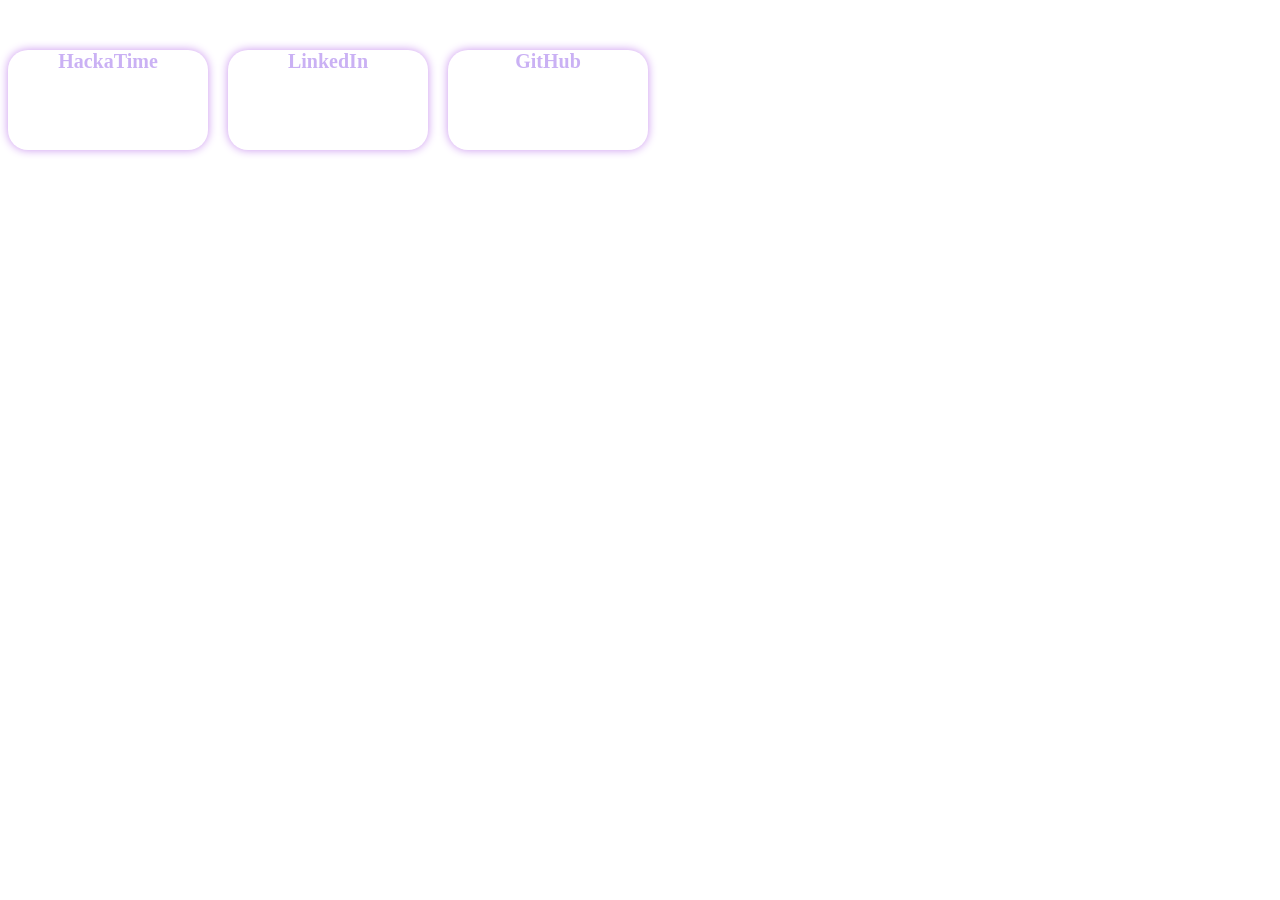
<file: Contact.html>
<!DOCTYPE html>
<html lang="en">
<head>
    <meta charset="UTF-8">
    <meta name="viewport" content="width=device-width, initial-scale=1.0">
    <title>Contact Me</title>
    <link rel="stylesheet" href="ContactStyle.css">
</head>
<body>
    <div class="ContactLinks">
        <div class="Links" target="_blank" rel = "noopener noreferrer"><a href="https://hackati.me/Hack_Girl">HackaTime</a></div>
        <div class="Links" target="_blank" rel = "noopener noreferrer"><a href="https://www.linkedin.com/in/funmilayo-oshebeyo">LinkedIn</a></div>
        <div class="Links" target="_blank" rel = "noopener noreferrer"><a href="https://github.com/Dee-24r/">GitHub</a></div>
    </div>
</body>
</html>
</file>
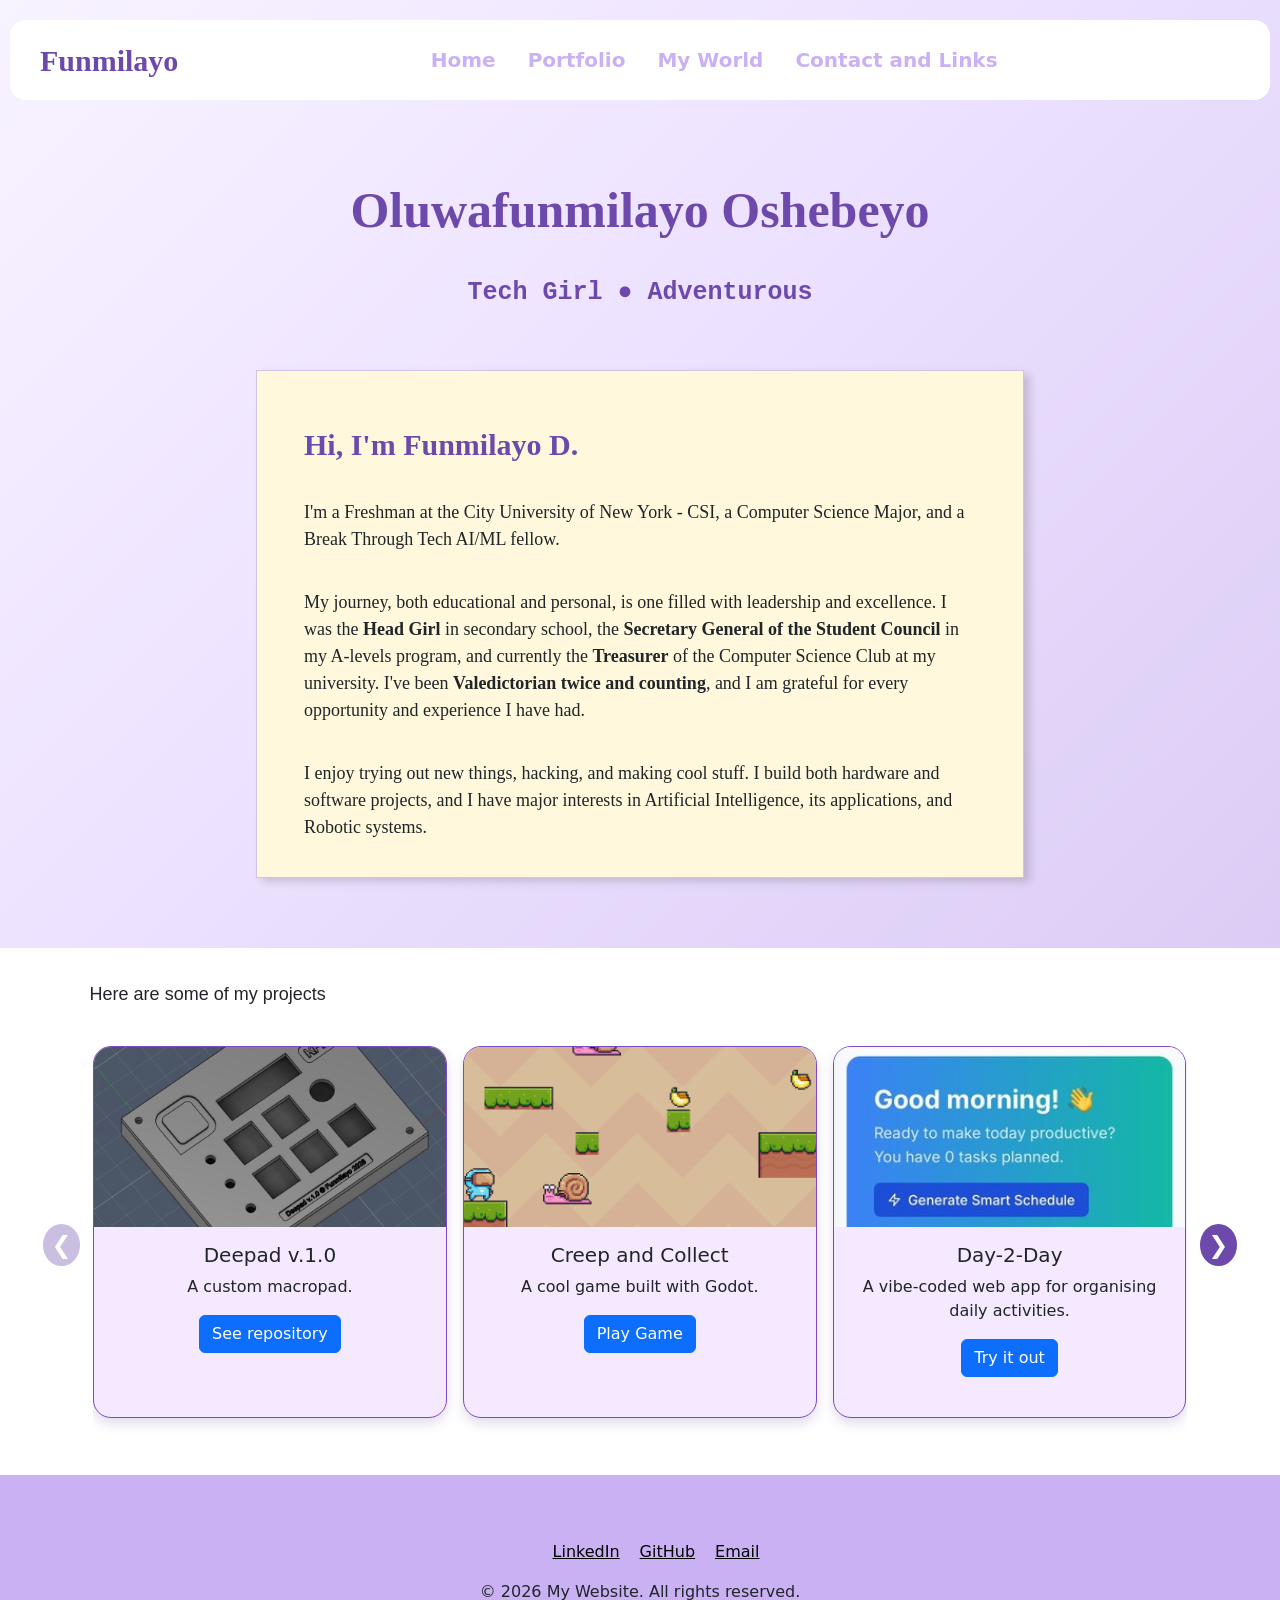
<file: pagesHTML/MyWebsite.html>
<!DOCTYPE html>
<html lang="en">
    <head>
        <meta charset="UTF-8">
        <meta name="viewport" content="width=device-width, initial-scale=1.0">
        <title>Funmilayo Oshebeyo</title>
        <link href="https://cdn.jsdelivr.net/npm/bootstrap@5.3.8/dist/css/bootstrap.min.css" rel="stylesheet" integrity="sha384-sRIl4kxILFvY47J16cr9ZwB07vP4J8+LH7qKQnuqkuIAvNWLzeN8tE5YBujZqJLB" crossorigin="anonymous">
        <link rel="stylesheet" href="../pagesCSS/MyWebsite.css">
    </head>

    <body>
        <nav class="navbar navbar-expand-lg fixed-top">
        <div class="container-fluid">

            <a class="navbar-brand" href="#">Funmilayo</a>
            <button class="navbar-toggler" type="button" data-bs-toggle="offcanvas" data-bs-target="#offcanvasNavbar" aria-controls="offcanvasNavbar" aria-label="Toggle navigation">
                <span class="navbar-toggler-icon"></span>
            </button>

            <div class="offcanvas offcanvas-end" tabindex="-1" id="offcanvasNavbar" aria-labelledby="offcanvasNavbarLabel">
                <div class="offcanvas-header">
                    <h5 class="offcanvas-title" id="offcanvasNavbarLabel">Funmilayo</h5>
                    <button type="button" class="btn-close" data-bs-dismiss="offcanvas" aria-label="Close"></button>
                </div>

                <div class="offcanvas-body">
                    <ul class="navbar-nav justify-content-center flex-grow-1 pe-3">
                        <li class="nav-item">
                            <a class="nav-link mx-lg-2" href="MyWebsite.html">Home</a>
                        </li>

                        <li class="nav-item">
                            <a class="nav-link mx-lg-2" aria-current="page" href="Portfolio.html">Portfolio</a>
                        </li>

                        <li class="nav-item">
                            <a class="nav-link mx-lg-2" href="MyWorld.html">My World</a>
                        </li>

                        <li class="nav-item">
                            <a class="nav-link mx-lg-2" href="Contact.html">Contact and Links</a>
                        </li>

                    </ul>
                </div>

            </div>
        </div>
    </nav>

    <div class="hero-section">
        <h1 class="myName">Oluwafunmilayo Oshebeyo</h1>
        <h1 id="portfText" class="typewriterText"></h1>

        <div class="notepad container">
            <h1 class="bigNoteText">Hi, I'm Funmilayo D.</h1>
            <p class="noteText">I'm a Freshman at the City University of New York - CSI, a Computer Science Major, and a Break Through Tech AI/ML fellow.</p>
            <p class="noteText">My journey, both educational and personal, is one filled with leadership and excellence. 
                I was the <span class="makeBold">Head Girl</span> in secondary school, the <span class="makeBold">Secretary General of the Student Council</span> in my A-levels program, and currently the <span class="makeBold">Treasurer</span> of the Computer Science Club at my university. 
                I've been <span class="makeBold">Valedictorian twice and counting</span>, and I am grateful for every opportunity and experience I have had.</p>
            <p class="noteText">I enjoy trying out new things, hacking, and making cool stuff. I build both hardware and software projects, and I have major interests in Artificial Intelligence, its applications, and Robotic systems.</p>
        </div>
    </div>

<!-- Let's do our poem, scrapbook (page or section), and motivation board -->

<!-- Bootstrap -->
    <div>
        <h1 class="someText">Here are some of my projects</h1>
        
        <section id="projectsCarousel" class="projects-carousel" aria-label="Project carousel">
            <button id="projectsPrev" class="leftandrightbuttons" type="button" aria-label="Previous project">&#10094;</button>

            <div class="projects-viewport">
                <div class="projects-track">

                    <div class="card project-card">
                        <img src="../images/projects/deepadCad.png" class="card-img-top" alt="Deepad cad">
                        <div class="card-body">
                            <h5 class="card-title">Deepad v.1.0</h5>
                            <p class="card-text">A custom macropad.</p>
                            <a href="https://github.com/Dee-24r/Dee-pad_clean" target="_blank" class="btn btn-primary">See repository</a>
                        </div>
                    </div>

                    <div class="card project-card">
                        <img src="../images/projects/creepAndCollect.png" class="card-img-top" alt="Creep and Collect">
                        <div class="card-body">
                            <h5 class="card-title">Creep and Collect</h5>
                            <p class="card-text">A cool game built with Godot.</p>
                            <a href="https://hack-girl.itch.io/creep-and-collect" target="_blank" class="btn btn-primary">Play Game</a>
                        </div>
                    </div>

                <div class="card project-card">
                    <img src="../images/projects/day-2-day.png" class="card-img-top" alt="Day-2-Day">
                    <div class="card-body">
                        <h5 class="card-title">Day-2-Day</h5>
                        <p class="card-text">A vibe-coded web app for organising daily activities.</p>
                        <a href="https://day-2-day.netlify.app/" target="_blank" class="btn btn-primary">Try it out</a>
                    </div>
                </div>

                <div class="card project-card">
                    <img src="../images/projects/ai-surveillance-threat-detection.png" class="card-img-top" alt="Surveillance">
                    <div class="card-body">
                        <h5 class="card-title">AI Surveillance Threat Detection</h5>
                        <p class="card-text">Simulated a threat detection system in Kaggle notebooks.</p>
                        <a href="https://www.kaggle.com/code/danielleoshebeyo/surveillance-threat-detection" target="_blank" class="btn btn-primary">See Notebook</a>
                    </div>
                </div>
                </div>
            </div>

            <button id="projectsNext" class="leftandrightbuttons" type="button" aria-label="Next project">&#10095;</button>
        </section>
    </div>

    <!-- <div class="pagesDiv"></div>

        <div class="linkToPagesBody">
            <img src="../images/cityPic.jfif" alt="Achievements" class="image">
            <div>
                <h1>Portfolio</h1>
                <h3>Achievements, Associations, and Experiences</h3>
            </div>
        </div>

        <div class="linkToPagesBody">
            <img src="../images/city.jfif" alt="My World" class="image">
            <div class="overlay-text-pages">
                <h1>My World</h1>
                <h3>Get to know me and my personal interests</h3>
            </div>
        </div>

        <div class="linkToPagesBody">
            <img src="../images/aicaricature.jpeg" alt="Scrapbook" class="image">
            <div class="overlay-text-pages">
                <h1>Scrapbook</h1>
                <h3>Recent activities</h3>
            </div>
        </div>

        <div class="linkToPagesBody">
            <img src="../images/aiPic.jpeg" alt="Contact" class="image">
            <div class="overlay-text-pages">
                <h1>Contacts and Links</h1>
                <h3>Contact me and check out my social media links</h3>
            </div>
        </div>


    </div> -->

    <footer class="footer">
        <div style="margin-top: 30px;">
            <ul class="no-decor">
                <li><a href="https://www.linkedin.com/in/funmilayo-oshebeyo" target="_blank">LinkedIn</a></li>
                    <li><a href="https://github.com/funmilayo-oshebeyo" target="_blank">GitHub</a></li>
                    <li><a href="mailto:fummyoshe@gmail.com" target="_blank">Email</a></li>
            </ul>
        </div>
        <p>&copy; 2026 My Website. All rights reserved.</p>
    </footer>


    <script src="https://cdn.jsdelivr.net/npm/bootstrap@5.3.8/dist/js/bootstrap.bundle.min.js" integrity="sha384-FKyoEForCGlyvwx9Hj09JcYn3nv7wiPVlz7YYwJrWVcXK/BmnVDxM+D2scQbITxI" crossorigin="anonymous"></script>
    <script src="../app.js"></script>
    </body>
</html>
</file>
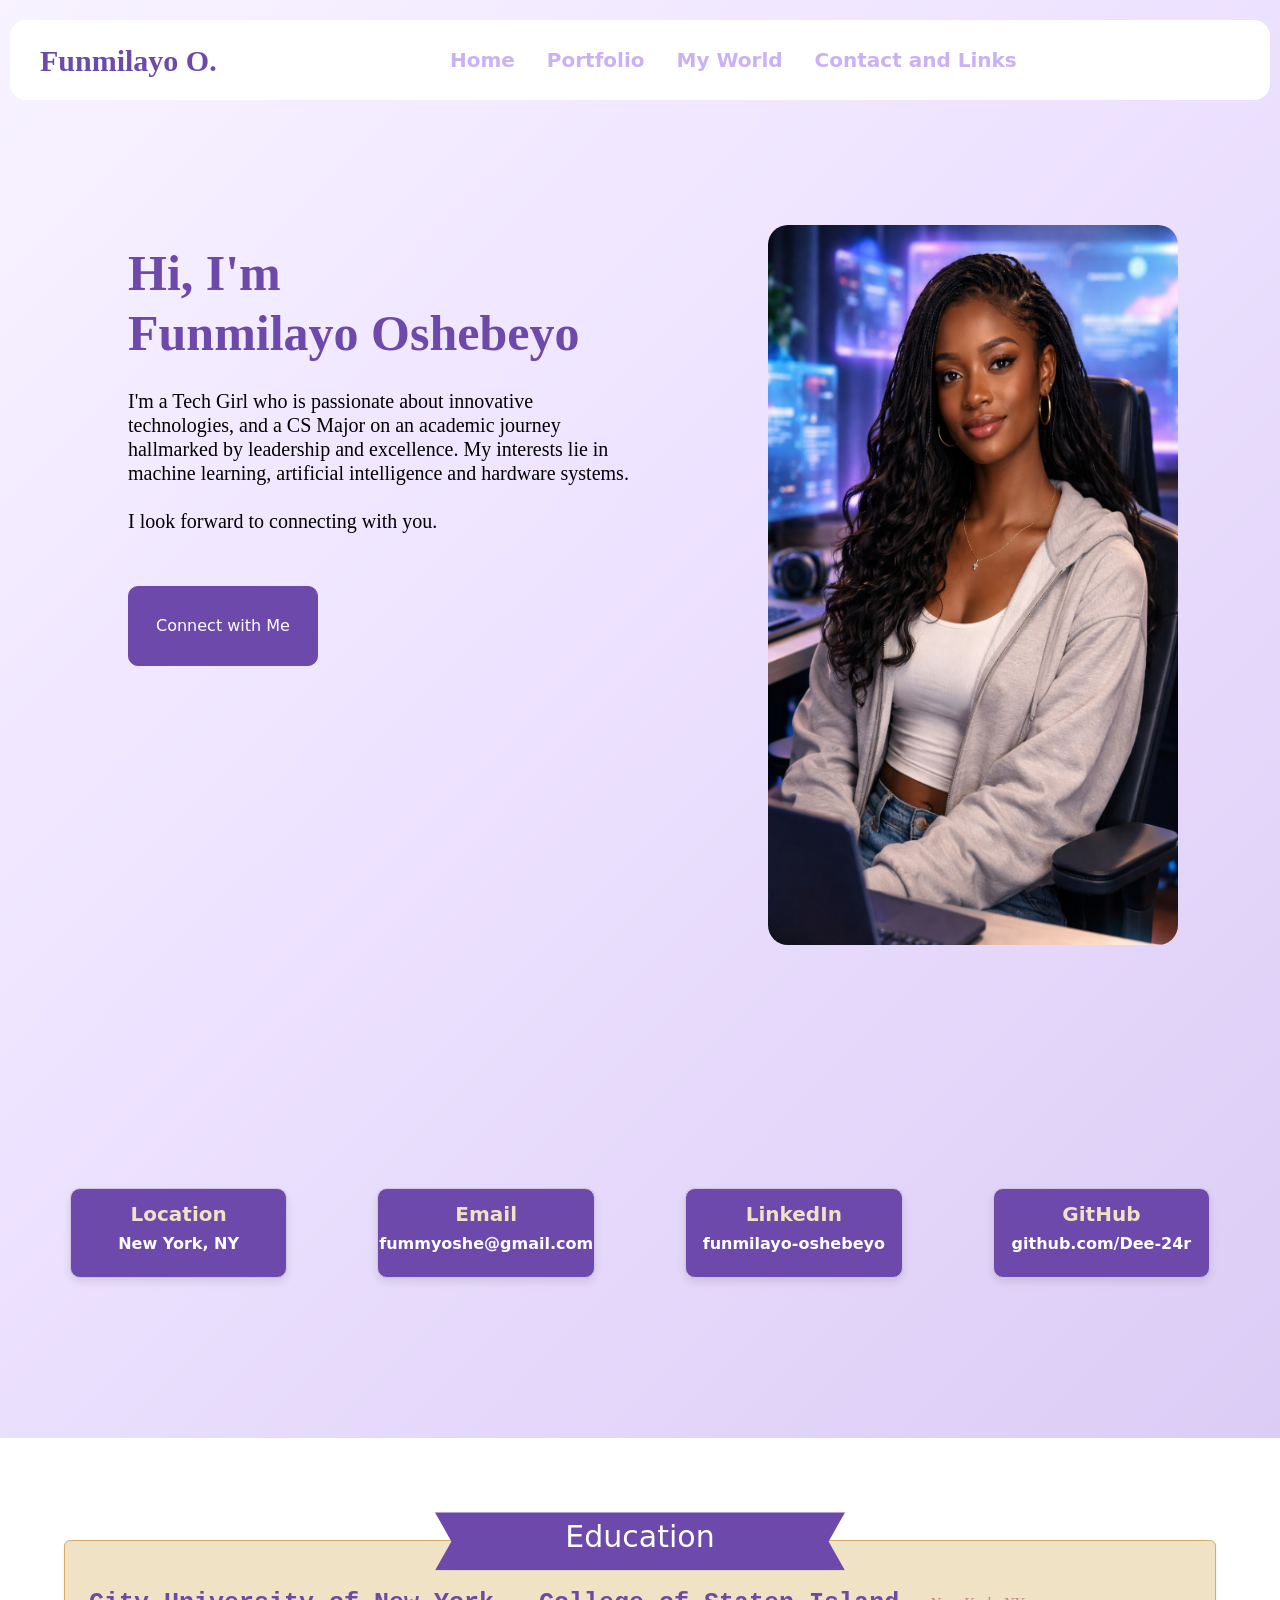
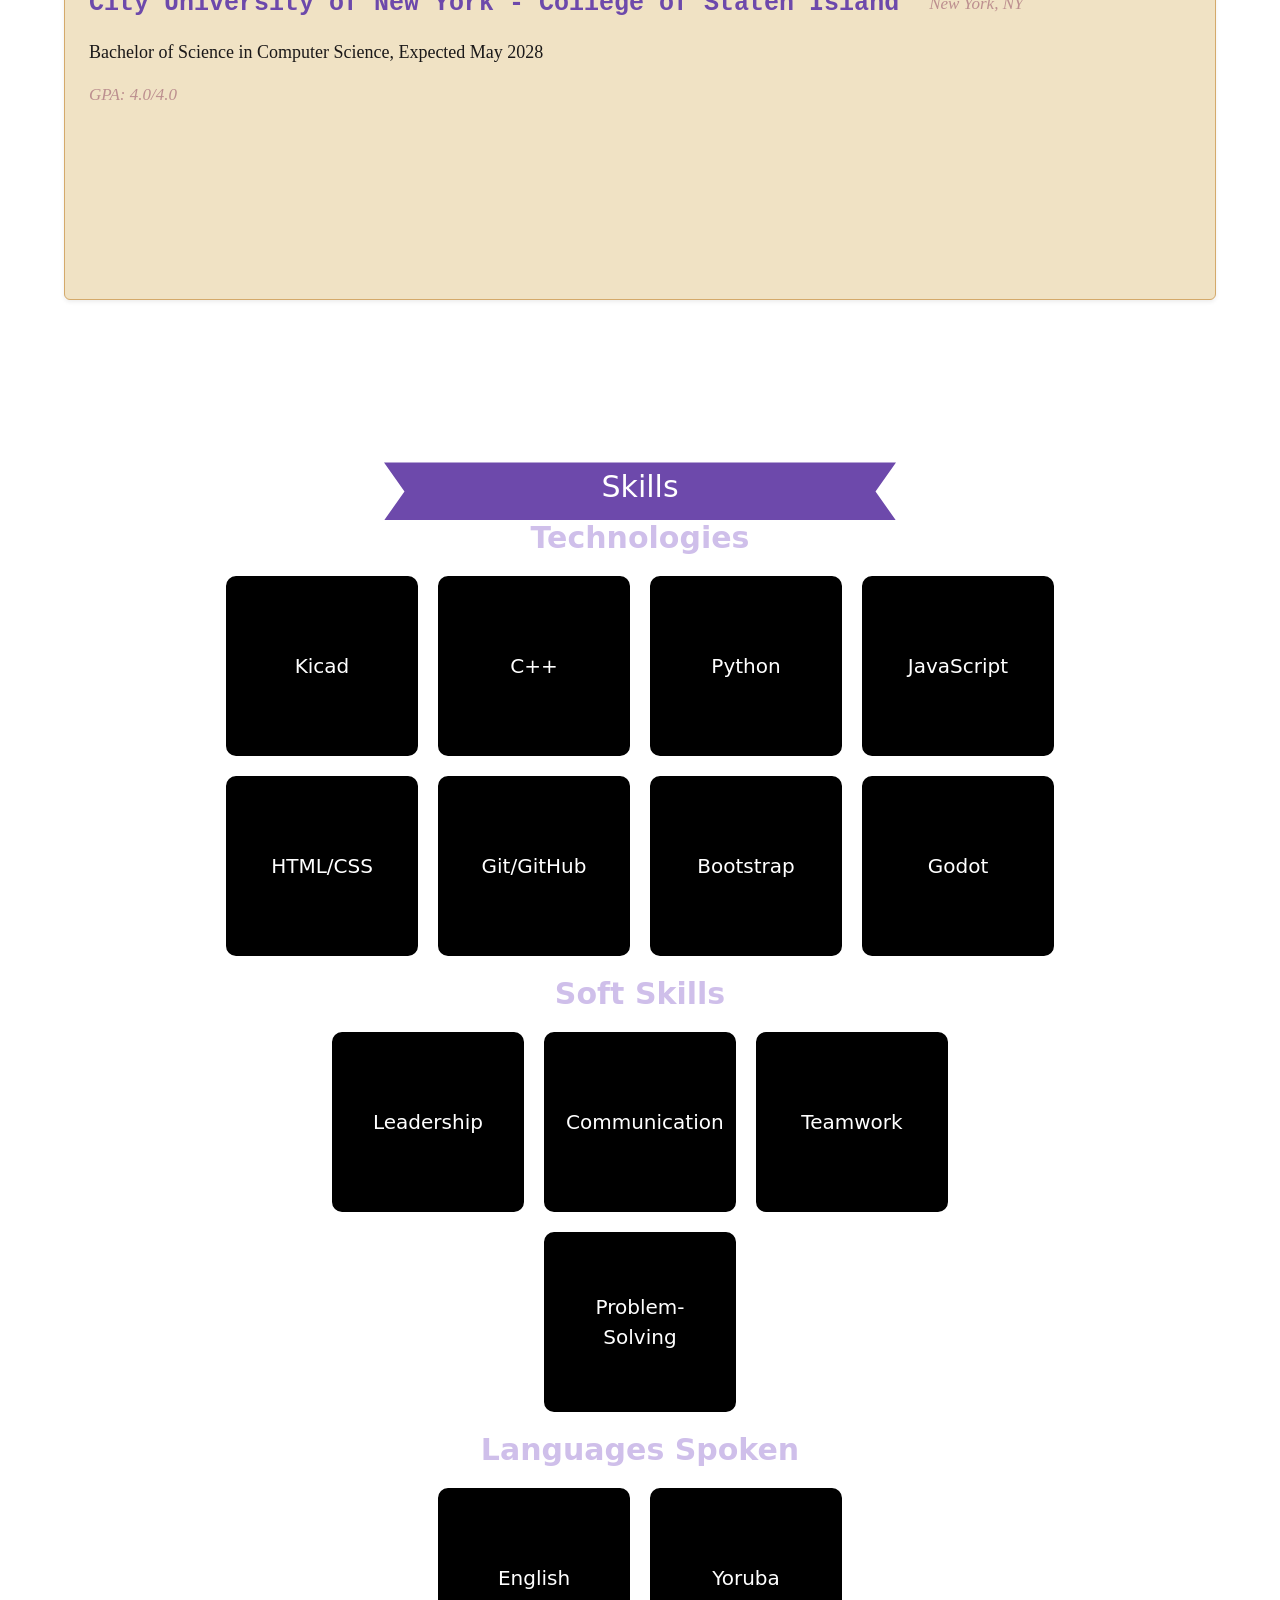
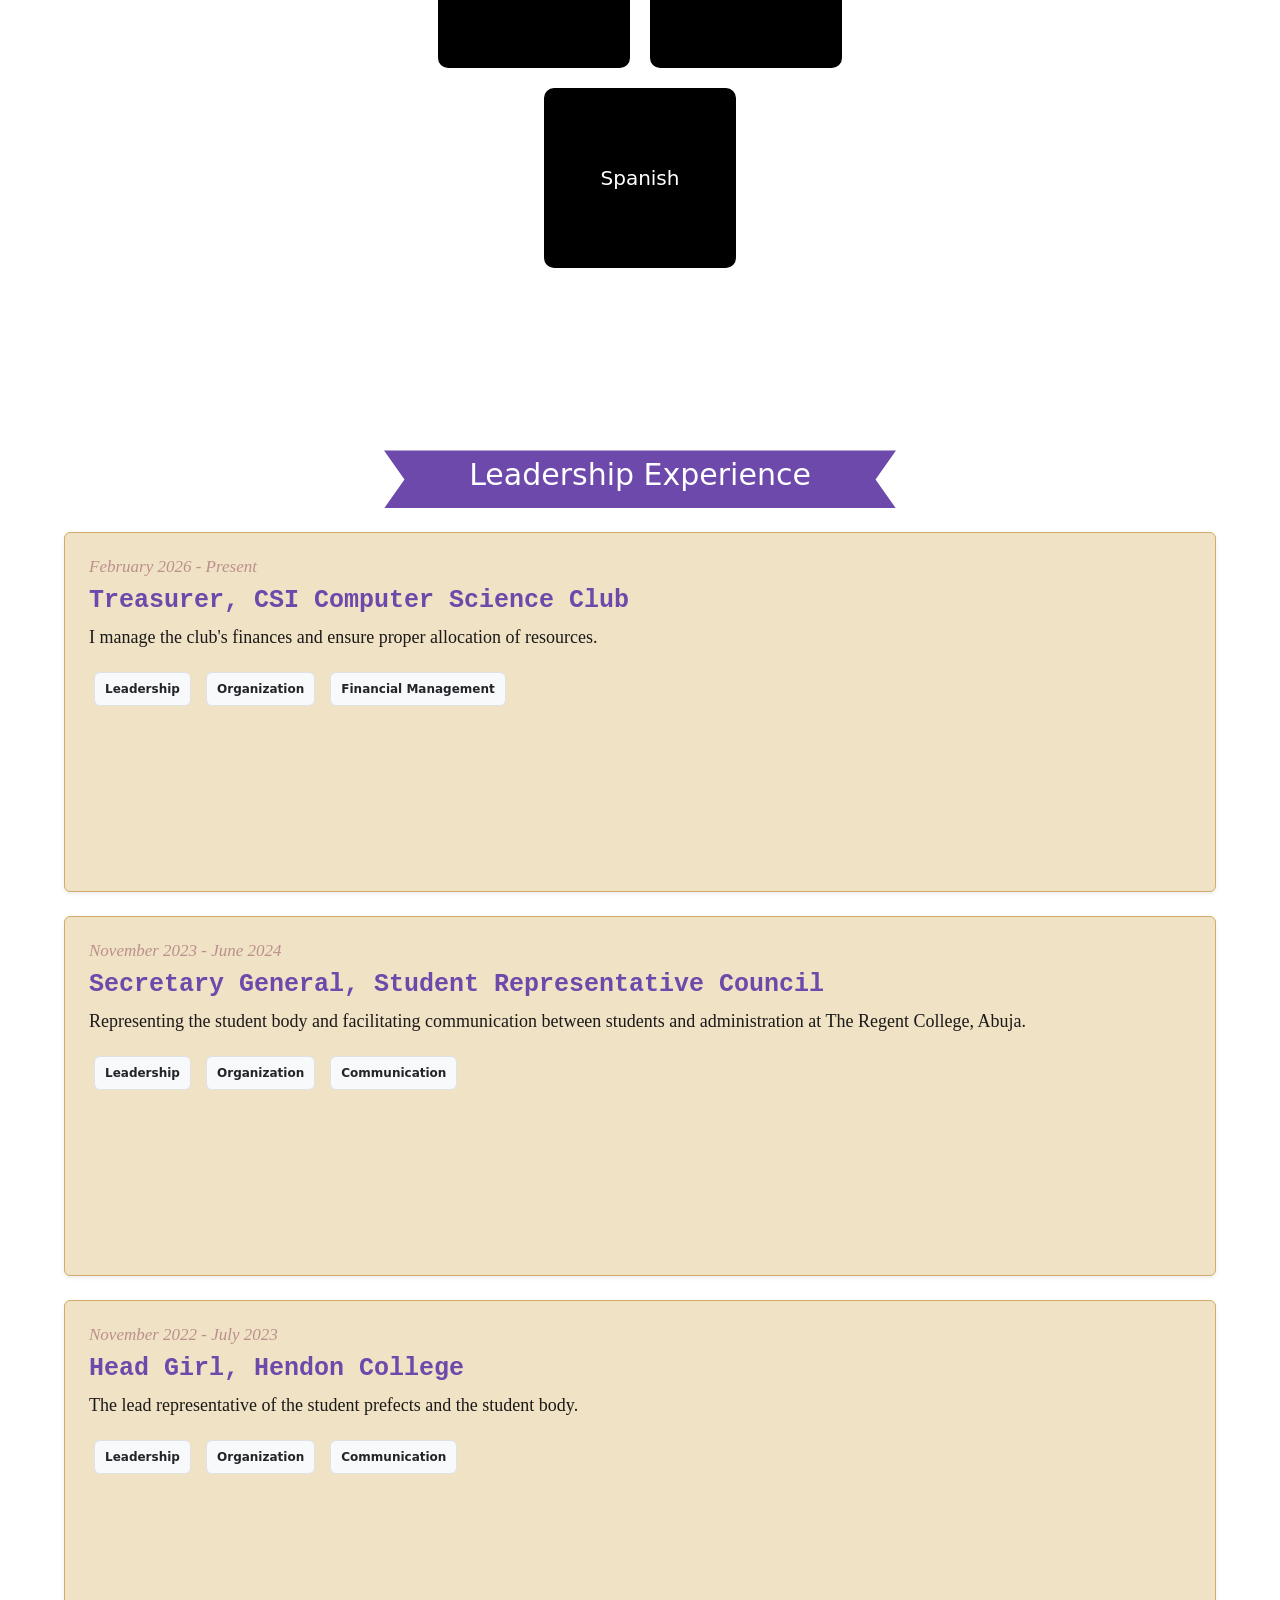
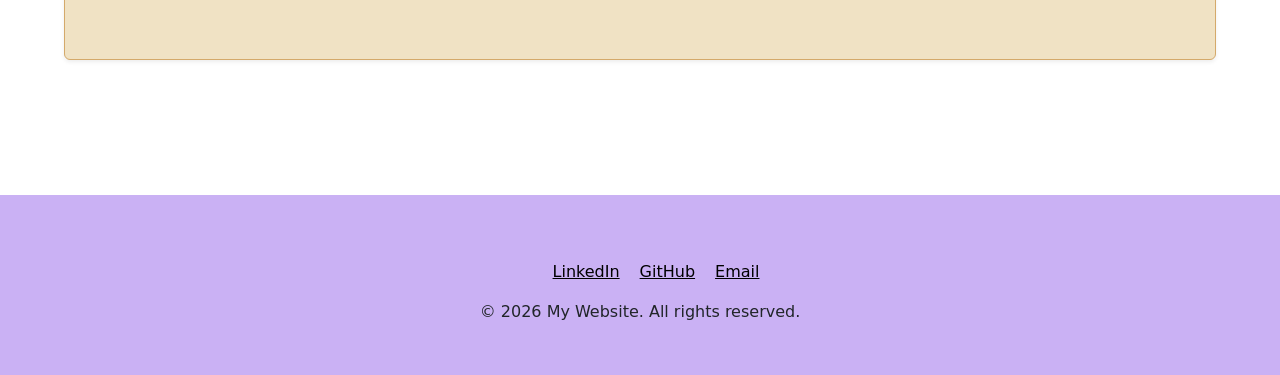
<file: pagesHTML/Portfolio.html>
<!DOCTYPE html>
<html lang="en">
    <head>
        <meta charset="UTF-8">
        <meta name="viewport" content="width=device-width, initial-scale=1.0">
        <title>Portfolio</title>

        <link href="https://cdn.jsdelivr.net/npm/bootstrap@5.3.8/dist/css/bootstrap.min.css" rel="stylesheet" integrity="sha384-sRIl4kxILFvY47J16cr9ZwB07vP4J8+LH7qKQnuqkuIAvNWLzeN8tE5YBujZqJLB" crossorigin="anonymous">
        <link rel="stylesheet" href="../pagesCSS/MyWebsite.css">
        <link rel="stylesheet" href="../pagesCSS/PortfolioStyle.css">

        <link rel="icon" href="../favicon.ico?v=2" type="image/x-icon">
        <link rel="shortcut icon" href="../favicon.ico?v=2" type="image/x-icon">
        <link rel="icon" type="image/png" sizes="32x32" href="../favicon-32x32.png?v=2">
        <link rel="icon" type="image/png" sizes="16x16" href="../favicon-16x16.png?v=2">
    </head>

    <body>
        <nav class="navbar navbar-expand-lg fixed-top">
            <div class="container-fluid">

                <a class="navbar-brand" href="https://www.linkedin.com/in/funmilayo-oshebeyo">Funmilayo O.</a>
                <button class="navbar-toggler" type="button" data-bs-toggle="offcanvas" data-bs-target="#offcanvasNavbar" aria-controls="offcanvasNavbar" aria-label="Toggle navigation">
                    <span class="navbar-toggler-icon"></span>
                </button>

                <div class="offcanvas offcanvas-end" tabindex="-1" id="offcanvasNavbar" aria-labelledby="offcanvasNavbarLabel">
                    <div class="offcanvas-header">
                        <h5 class="offcanvas-title" id="offcanvasNavbarLabel">Funmilayo</h5>
                        <button type="button" class="btn-close" data-bs-dismiss="offcanvas" aria-label="Close"></button>
                    </div>

                    <div class="offcanvas-body">
                        <ul class="navbar-nav justify-content-center flex-grow-1 pe-3">
                            <li class="nav-item">
                                <a class="nav-link mx-lg-2" href="../index.html">Home</a>
                            </li>

                            <li class="nav-item">
                                <a class="nav-link mx-lg-2" aria-current="page" href="Portfolio.html">Portfolio</a>
                            </li>

                            <li class="nav-item">
                                <a class="nav-link mx-lg-2" href="MyWorld.html">My World</a>
                            </li>

                            <li class="nav-item">
                                <a class="nav-link mx-lg-2" href="Contact.html">Contact and Links</a>
                            </li>

                        </ul>
                    </div>

                </div>
            </div>
        </nav>

        <div class="hero-section portfolioHero"> 
            <div class="heroPart1">
                <div class="leftDivi">
                    <h1 class = "overlay-text big">Hi, I'm <br> Funmilayo Oshebeyo</h1>
                    <h3 class="overlay-text small">I'm a Tech Girl who is passionate about innovative technologies, and a CS Major on an academic journey hallmarked by leadership and excellence.
                        My interests lie in machine learning, artificial intelligence and hardware systems. <br><br>
                        I look forward to connecting with you.
                    </h3>
                    <a href="https://linkedin.com/in/funmilayo-oshebeyo" target="_blank"><button class="btn btn-primary buttonn">Connect with Me</button></a>
                </div>
                <div class="rightDivi">
                    <img src="../images/aiPic.jpeg" class="heroImg">
                </div>
            </div>

            <div class="abtDiv">

                <div class="littleDivs">
                    <p class="titlee">Location</p>
                    <p class="ans">New York, NY</p>
                </div>

                <div class="littleDivs">
                    <p class="titlee">Email</p>
                    <a class="ans" href="mailto:fummyoshe@gmail.com">fummyoshe@gmail.com</a>
                </div>

                <div class="littleDivs">
                    <p class="titlee">LinkedIn</p>
                    <a class="ans" href="https://linkedin.com/in/funmilayo-oshebeyo" target="_blank">funmilayo-oshebeyo</a>
                </div>

                <div class="littleDivs">
                    <p class="titlee">GitHub</p>
                    <a class="ans" href="https://github.com/Dee-24r" target="_blank">github.com/Dee-24r</a>
                </div>

            </div>

        </div>

        <div class="card p-4 shadow-sm eItem mx-auto education-card">
            <div class="divHeadings">
                <h1 class="divTitles2">Education</h1>
            </div>
            <!--Running out of class names :D-->
                <div style="display: flex; flex-direction: row; gap: 30px; margin-top: 20px; align-items: center;">
                    <p class="eTitle">City University of New York - College of Staten Island </p>
                    <p class="date">New York, NY</p>
                </div>
                <p class="eDescription">Bachelor of Science in Computer Science, Expected May 2028</p>
                <p class="date">GPA: 4.0/4.0</p>

        </div>

        <div class="skillsDiv">

            <div class="divHeadings divHeads">
                <h1 class="divTitles2">Skills</h1>
            </div>

            <div class="skillSections">
                <h1>Technologies</h1>
                <div class="skillListing">
                    <button class="skill">Kicad</button>
                    <button class="skill">C++</button>
                    <button class="skill">Python</button>
                    <button class="skill">JavaScript</button>
                    <button class="skill">HTML/CSS</button>
                    <button class="skill">Git/GitHub</button>
                    <button class="skill">Bootstrap</button>
                    <button class="skill">Godot</button>
                </div>
            </div>

            <div class="skillSections">
                <h1>Soft Skills</h1>
                <div class="skillListing">
                    <button class="skill">Leadership</button>
                    <button class="skill">Communication</button>
                    <button class="skill">Teamwork</button>
                    <button class="skill">Problem-Solving</button>
                </div>

            </div>

            <div class="skillSections">
                <h1>Languages Spoken</h1>
                <div class="skillListing">
                    <button class="skill">English</button>
                    <button class="skill">Yoruba</button>
                    <button class="skill">Spanish</button>
                </div>
            </div>

        </div>

        <div class="leadershipDiv">
            <div class="divHeadings divHeads">
                <h1 class="divTitles2">Leadership Experience</h1>
            </div>

            <div class="card p-4 shadow-sm mt-4 eItem">
                <h3 class="date">February 2026 - Present</h3>
                <h1 class="eTitle">Treasurer, CSI Computer Science Club</h1>
                <p class="eDescription">I manage the club's finances and ensure proper allocation of resources.</p>
                <div class="tags">
                    <button class="badge bg-light text-dark border">Leadership</button>
                    <button class="badge bg-light text-dark border">Organization</button>
                    <button class="badge bg-light text-dark border">Financial Management</button>
                </div>
            </div>

            <div class="card p-4 shadow-sm mt-4 eItem">
                <h3 class="date">November 2023 - June 2024</h3>
                <h1 class="eTitle">Secretary General, Student Representative Council</h1>
                <p class="eDescription">Representing the student body and facilitating communication between students and administration at The Regent College, Abuja.</p>
                <div class="tags">
                    <button class="badge bg-light text-dark border">Leadership</button>
                    <button class="badge bg-light text-dark border">Organization</button>
                    <button class="badge bg-light text-dark border">Communication</button>
                </div>
            </div>

            <div class="card p-4 shadow-sm mt-4 eItem">
                <h3 class="date">November 2022 - July 2023</h3>
                <h1 class="eTitle">Head Girl, Hendon College</h1>
                <p class="eDescription">The lead representative of the student prefects and the student body.</p>
                <div class="tags">
                    <button class="badge bg-light text-dark border">Leadership</button>
                    <button class="badge bg-light text-dark border">Organization</button>
                    <button class="badge bg-light text-dark border">Communication</button>
                </div>
            </div>

        </div>
    
        <footer class="footer">
            <div style="margin-top: 30px;">
                <ul class="no-decor">
                    <li><a href="https://www.linkedin.com/in/funmilayo-oshebeyo" target="_blank">LinkedIn</a></li>
                    <li><a href="https://github.com/funmilayo-oshebeyo" target="_blank">GitHub</a></li>
                    <li><a href="mailto:fummyoshe@gmail.com" target="_blank">Email</a></li>
                </ul>
            </div>
            <p>&copy; 2026 My Website. All rights reserved.</p>
        </footer>

        <script src="https://cdn.jsdelivr.net/npm/bootstrap@5.3.8/dist/js/bootstrap.bundle.min.js" integrity="sha384-FKyoEForCGlyvwx9Hj09JcYn3nv7wiPVlz7YYwJrWVcXK/BmnVDxM+D2scQbITxI" crossorigin="anonymous"></script>
    </body>
</html>
</file>
<file: ContactStyle.css>
.style{
    display: flex;
    flex-direction: column;
}

.ContactLinks{
    display: flex;
    flex-direction: row;
    align-items: center;
    gap: 20px;
    margin-top: 50px;
}

.LinksDiv{
    width: 100%;
    display: flex;
    flex-direction: row;
    justify-content: center;
    align-items: center;
    gap: 20px;
    margin-top: 50px;
}

.Links{
    width: 200px;
    height: 100px;
    border-radius: 20px;
    box-shadow: 0 0 10px #ca94ef;
    display: inline-block;
    justify-items: center;
    text-align: center;
    gap: 20px;
}

.Links a, .Links a:link, .Links a:visited{
    text-decoration: none;
    color: rgb(202, 177, 244);
    font-size: 20px;
    font-weight: bold;
    align-items: center;
    cursor: pointer;
}

.Links a:hover{
    color: rgb(109, 73, 171);
    font-size: 20px;
    font-weight: bold;
    align-items: center;
    cursor: pointer;
}
</file>
<file: pagesCSS/MyWebsite.css>
*{
    margin: 0;
    padding: 0;
    box-sizing: border-box;
}

.style{
    display: flex;
    flex-direction: column;
    align-items: center;
}

/*-----------NAVBAR STARTS--------------*/

.navbar{
    background-color: white;
    height: 80px;
    margin-top: 20px;
    margin-left: 10px;
    margin-right: 10px;
    margin-bottom: 20px;
    border-radius: 16px;
    padding: 0.5rem;
}

.navbar-brand{
    margin-left: 10px;
    font-family: 'calibri';
    text-decoration: none;
    font-size: 30px;
    font-weight: 550;
    color: rgb(109, 73, 171);
    transition: 0.3s color;
    cursor: pointer;
}

.nav-link{
    text-decoration: none;
    color: rgb(202, 177, 244);
    font-size: 20px;
    font-weight: bold;
    align-items: center;
    cursor: pointer;
    position: relative;
}

.nav-link:hover, .nav-link:active{
    color: rgb(109, 73, 171);
    font-size: 20px;
    font-weight: bold;
    align-items: center;
    cursor: pointer;
}

@media(min-width: 991px){
    .nav-link::before{
        content: "";
        position: absolute;
        width: 0;
        bottom: 0;
        left: 50%;
        transform: translateX(-50%);
        height: 4px;
        background-color: rgb(109, 73, 171);
        border-radius: 20px;
        transition: width 0.3s ease;
    }

    .nav-link:hover::before, .nav-link:active::before{
        width: 70%;
    }
}

.navbar-toggler{
    border: none;
    font-size: 1.25rem;
}

/*-----------NAVBAR ENDS--------------*/


/*-----------HERO SECTION BEGINS--------------*/
.hero-section{
    background: linear-gradient(135deg, #F8F3FF 0%, #EDE2FF 45%, #DBCCF5 100%);
    background-size: cover;
    width: 100%;
    min-height: 100vh;
    padding-top: 180px;
    padding-bottom: 70px;

    display: flex;
    flex-direction: column;
    justify-content: flex-start;
    align-items: center;
}

.myName{
    font-size: 50px;
    font-weight: bold;
    font-family: 'Pacifico';
    color:rgb(109, 73, 171);
}

.typewriterText{
    margin-top: 30px;
    font-size: 25px;
    font-weight: bold;
    color: #6D49AB;
    font-family: 'Courier New', monospace;
}

.notepad{
    margin-top: 6vh;
    background-color: #fff8dc;
    border: 1px solid #cfc4e6;
    box-shadow: 6px 4px 8px rgba(0, 0, 0, 0.15);
    padding: 20px;
    width: 60%;
}

.bigNoteText{
    margin-left: 3vh;
    margin-top: 4vh;
    font-family: 'Playfair Display', serif;
    font-size: 30px;
    font-weight: bold;
    color:#6D49AB
}

.noteText{
    margin-left: 3vh;
    margin-right: 3vh;
    margin-top: 4vh;
    font-family: 'Playfair Display', serif;
    font-size: 18px;
}

.makeBold{
    font-weight: bold;
}


/*-----------HERO SECTION ENDS--------------*/



/*-----------CAROUSEL BEGINS--------------*/

.someText{
    margin-top: 4vh;
    margin-left: 7vw;
    font-size: 18px;
    font-family: Impact, Haettenschweiler, 'Arial Narrow Bold', sans-serif;
}

.projects-carousel{
    --visible-items: 3;
    --gap: 16px;
    margin: 40px 30px 30px;
    position: relative;
    display: flex;
    align-items: center;
}

.projects-viewport{
    overflow: hidden;
    width: 100%;
    border-radius: 16px;
}

.projects-track{
    display: flex;
    gap: var(--gap);
    transition: transform 0.45s ease;
    will-change: transform;
    margin-bottom: 3vh;
}

.project-card{
    flex: 0 0 calc((100% - (var(--gap) * (var(--visible-items) - 1))) / var(--visible-items));
    /* min-height: 100%; */
    border-radius: 18px;
    background-color: #f4e9ff;
    border: 1px solid #7a49c4;
    box-shadow: 0 6px 12px rgba(84, 44, 135, 0.16);
    overflow: hidden;
}

.card-body{
    text-align: center;
}

.card-img-top{
    width: 100%;
    height: 180px;
    object-fit: cover;
}

.leftandrightbuttons{
    margin-left: 1vw;
    margin-right: 1vw;
    border: none;
    height: 42px;
    width: 42px;
    border-radius: 50%;
    background: #6d49ab;
    color: #ffffff;
    font-size: 24px;
    line-height: 1;
    cursor: pointer;
    display: inline-flex;
    align-items: center;
    justify-content: center;
}

.leftandrightbuttons:disabled{
    opacity: 0.35;
    cursor: not-allowed;
}


/*-----------CAROUSEL ENDS--------------*/


.pagesDiv{
    display: flex;
    flex-direction: row;
    width: 75%;
    justify-self: center;
    gap: 20px;
    margin-top: 20px;
}

.linkToPagesBody{
    border: 0px solid black;
    border-radius: 20px;
    box-shadow: 0 0 10px #ca94ef;
    padding: 20px;
    height: 100px;
    width: 100%;
    position: relative;
    display: inline-block;

    /*margin-bottom: 20px;
    font-family: 'Franklin Gothic Medium', 'Arial Narrow', Arial, sans-serif;
    color: bisque;
    text-shadow: 0 0 5px #9713f0, 0 0 10px #9713f0, 0 0 15px #9713f0;*/
}

.image{
    display: block;
    height: auto;
    width: 100%;
}

.linkToPagesBody img{
    height: 100px;
    width: 200px;
}

.aboutMe {
    background-color: ivory;
    border-radius: 20px;
    padding: 20px;
    margin-bottom: 20px;
    font-family: 'Franklin Gothic Medium', 'Arial Narrow', Arial, sans-serif;
    color: bisque;
    text-shadow: 0 0 5px #9713f0, 0 0 10px #9713f0, 0 0 15px #9713f0;
}

/* .carousel {
    display: flex;
    flex-direction: row;
    justify-content: center;
    background-color: honeydew;
    overflow-x: auto;
    gap: 10px;
    padding: 10px 3px 30px;
    font-family: 'Franklin Gothic Medium', 'Arial Narrow', Arial, sans-serif;
}

.carousel-item{
    height: 250px;
    width: 250px;
    border-radius: 20px;
    background-color: #ca94ef;
    border: 1px solid rgb(73, 0, 128);
    padding: 5px;
    text-align: center;
    font-size: 14px;
    color: white;
    font-family: 'Courier New', monospace;
    text-shadow: 0 0 5px #9713f0, 0 0 10px #9713f0, 0 0 15px #9713f0;
}

.carousel-item:hover {
    background-color: #9d30e6;
    border: 1px solid black;
    box-shadow: 0 0 10px #9d30e6;
    transform: scale(1.1);
    transition: transform 0.3s ease-in-out;
}

.carousel-item img {
    width: 100px;
    height: 100px;
    object-fit: cover;
    border-radius: 10px;
} */

.footer{
    padding: 4vh;
    height: 20vh;
    background-color: rgb(202, 177, 244);
    display: flex;
    flex-direction: column;
    justify-content: center;
    align-items: center;
}

.no-decor{
    list-style: none;
    display: flex;
    flex-direction: row;
    gap: 20px;
}

.no-decor li a{
    color: black;
}

/*.container{
    display: grid;
    grid-template-columns: repeat(3, 1fr);
    grid-template-rows: repeat(3, 1fr);
    gap: 5px;
    width: 300px;
    height: 300px;
    margin: 20px auto;
    removed    border: 20px solid #ca94ef;
}

.grid-item-1, .grid-item-2, .grid-item-4, .grid-item-6, 
.grid-item-7, .grid-item-8, .grid-item-9
{
    background-color: rgb(202, 177, 244);
    border: none;
}*/

/*<div class="container">
        <div class="grid-item-1" id="1"></div>
        <div class="grid-item-2" id="2"></div>
        <div class="grid-item-3" id="3"></div>
        <div class="grid-item-4" id="4"></div>
        <div class="grid-item-5" id="5"></div>
        <div class="grid-item-6" id="6"></div>
        <div class="grid-item-7" id="7"></div>
        <div class="grid-item-8" id="8"></div>
        <div class="grid-item-9" id="9"></div>
    </div>*/
</file>
<file: pagesCSS/PortfolioStyle.css>
*{
    margin: 0;
    padding: 0;
    box-sizing: border-box;
}

/*-----------HERO SECTION BEGINS--------------*/
.portfolioHero{
    background: linear-gradient(135deg, #F8F3FF 0%, #EDE2FF 45%, #DBCCF5 100%);
}

.heroPart1{
    display: flex;
    flex-direction: row;
    padding-bottom: 12vh;
    height: auto;
}

.leftDivi{
    width: 60%;
    display: flex;
    flex-direction: column;
    align-items: center;
}

.rightDivi{
    width: 40%;
}

.heroImg{
    margin: 5vh 6vw 5vh 0;
    width: 80%;
    height: 80vh;
    border-radius: 20px;
}

.overlay-text{
    /*text-shadow: 2px 2px 4px rgba(0, 0, 0, 0.7);*/    
    font-family: 'calibri';
    padding-left: 4vw;
    padding-right: 4vw;
    padding-top: 7vh;
}

.big{
    width: 80%;
    font-size: 50px;
    font-weight: bold;
    color:rgb(109, 73, 171);
}

.small{
    padding-top: 2vh;
    width: 80%;
    font-size: 20px;
    text-align: left;
    color:black;
}

.buttonn{
    padding: 3vh;
    background-color: rgb(109, 73, 171);
    border-color: #6D49AB;
    border-radius: 10px;
    transition: all 0.3s ease;
}

.buttonn:hover{
    background-color: rgb(109, 73, 171);
    box-shadow: 0 0 20px rgba(145, 95, 236, 0.8);
}

.leftDivi a{
    align-self: flex-start;
    margin-left: 10vw;
    margin-top: 5vh;
    text-decoration: none;
}

/*-----------ABOUT ME SECTION BEGINS--------------*/

.abtDiv{
    height: 30vh;
    display: flex;
    flex-direction: row;
    justify-content: center;
    align-items: center;
    gap: 10vh;
}

.littleDivs{
    border: 1px solid #CFC4E6;
    box-shadow: 0 4px 8px rgba(0, 0, 0, 0.1);
    border-radius: 10px;
    height: 7vw;
    width: 17vw;
    background-color: rgb(109, 73, 171);
    display: flex;
    flex-direction: column;
    align-items: center;
}

.titlee{
    font-size: 20px;
    font-weight: bold;
    text-align: center;
    color: #F0E2C4;
    margin-top: 10px;
    margin-bottom: 0;
}

.ans{
    margin-top: 3px;
    display: block;
    width: 100%;
    text-decoration: none;
    font-size: 16px;
    color: white;
    font-weight: bold;;
    text-align: center;
}

/*-----------HERO SECTION ENDS--------------*/



.divTitles{
    font-size: 35px;
    font-weight: bold;
    color: rgb(207, 191, 234);
    margin-left: 1vw;
}

.divHeadings{
    padding: 7px;
    width: 40vw;
    background-color: #6D49AB;
    clip-path: polygon(0% 0%, 100% 0%, 96% 50%, 100% 100%, 0% 100%, 4% 50%);
}

/*Didn't want to disrupt the education card, spent so much time getting it to work*/
.divHeads{
    margin-top: 18vh;
}


/*-----------SKILL SECTION BEGINS--------------*/
.skillsDiv{
    display: flex;;
    flex-direction: column;
    align-items: center;
}

.skillSections{
    display:flex;
    flex-direction: column;
    align-items: center;
    margin-bottom: 20px;
}

.skillSections h1{
    font-size: 30px;
    font-weight: bold;
    color: rgb(207, 191, 234);
    margin-bottom: 20px;
}

.skill{
    background-color: black;
    color: white;
    border-radius: 10px;
    border-style: solid;
    border-color: black;
    padding: 20px;
    height: 20vh;
    width: 15vw;
    /*Add emojis for languages, and 
    the skill icon for technologies*/
    font-size: 20px;
    transition: all 0.3s ease;
}

.skillListing{
    width: 80%;
    display: flex;
    flex-wrap: wrap;
    flex-direction: row;
    justify-content: center;
    gap: 20px;
}

.skill:hover{
    background-color: black;
    color: white;
    box-shadow: 0 0 20px rgba(145, 95, 236, 0.8);
    border-radius: 10px;
    width: 25vw;
    height: 30vh;
    border-style: 1px solid;
    border-color: rgb(145, 95, 236);
    padding: 20px;
    font-size: 30px;
}

/*-----------SKILL SECTION ENDS--------------*/

/*LEADERSHIP EXPERIENCE BEGINS*/

.leadershipDiv{
    padding-bottom: 15vh;
    display: flex;
    flex-direction: column;
    align-items: center;
    justify-content: center;
}

/*-----------LEADERSHIP EXPERIENCE ENDS--------------*/


/*-----------EDUCATION CARD BEGINS--------------*/


.educationDiv{
    display: flex;
    flex-direction: column;
    align-items: center;
}

.eItem{
    background-color: #F0E2C4;
    border: 0.1px;
    border-style: solid;
    border-color: #D4A96A;
    width: 90vw;
    height: 40vh;
}

.badge{
    margin: 5px;
    padding: 10px;
    cursor: none;
}

.date{
    font-size: 17px;
    color: rosybrown;
    font-style: italic;
    font-family: font-hand;
}

.eTitle{
    font-size: 25px;
    font-weight: bold;
    color: #6D49AB;
    font-family: 'Courier New', monospace;
}

.divTitles2{
    text-align: center;
    font-size: 30px;
    color: white;
}

.eDescription{
    font-size: 18px;
    color: rgb(27, 25, 25);
    font-family: 'calibri';
}

.education-card{
    margin-top: clamp(72px, 8vw, 160px);
    overflow: visible;
    padding-top: 70px;
}

.education-card .divHeadings{
    position: absolute;
    top: 0;
    left: 50%;
    transform: translate(-50%, -50%);
    width: min(40vw, 410px);
    z-index: 2;
    box-shadow: 0 6px 14px rgba(0, 0, 0, 0.16);
}

/*-----------EDUCATION CARD ENDS--------------*/
</file>
